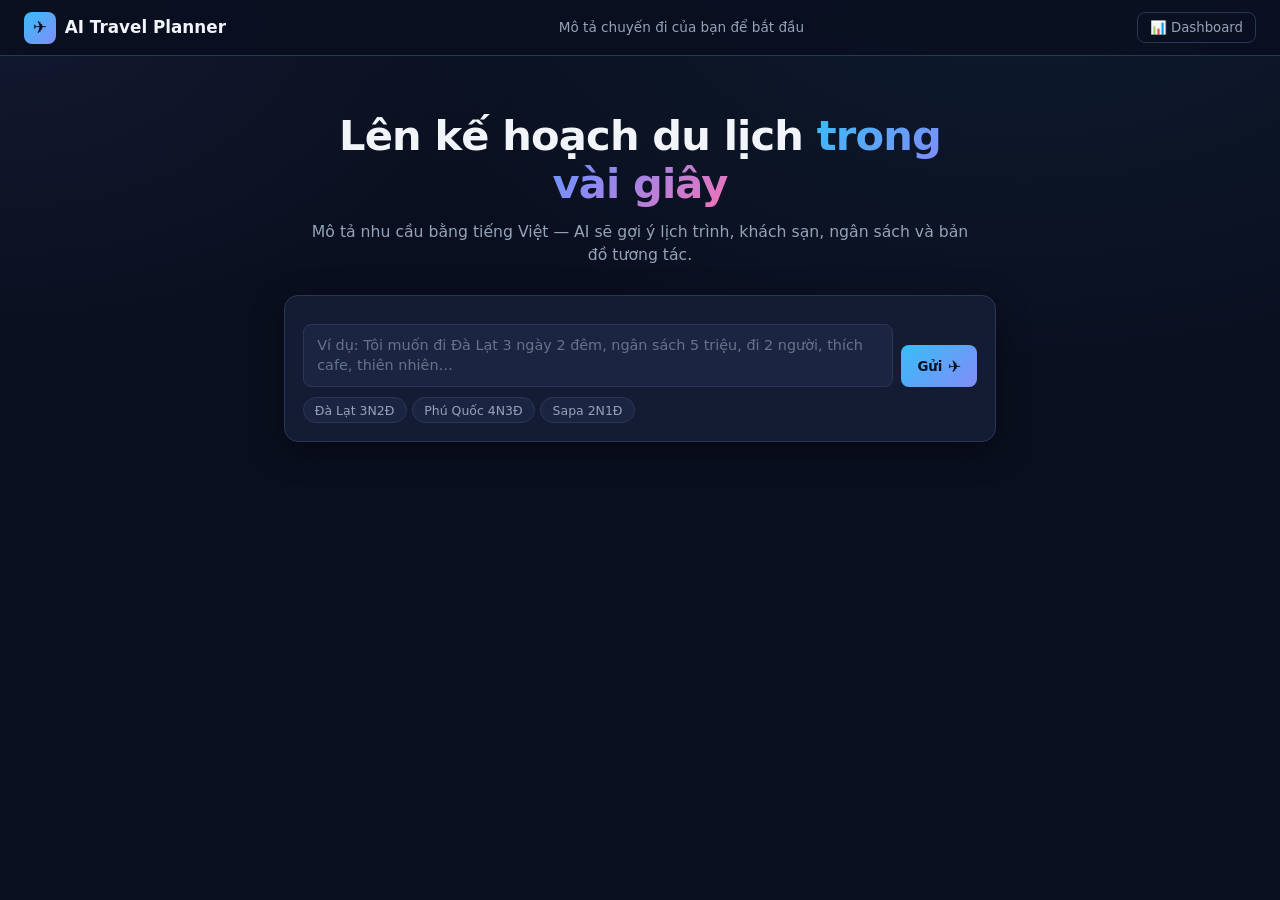
<file: frontend/index.html>
<!DOCTYPE html>
<html lang="vi">
<head>
  <meta charset="UTF-8" />
  <meta name="viewport" content="width=device-width, initial-scale=1.0" />
  <title>AI Travel Planner Agent</title>
  <link rel="stylesheet" href="style.css" />
  <link href="https://api.mapbox.com/mapbox-gl-js/v3.6.0/mapbox-gl.css" rel="stylesheet" />
  <script src="https://api.mapbox.com/mapbox-gl-js/v3.6.0/mapbox-gl.js"></script>
</head>
<body>

  <!-- ── Top bar ────────────────────────────────────────── -->
  <header id="topbar">
    <div class="topbar__brand">
      <span class="logo">✈</span>
      <span>AI Travel Planner</span>
    </div>
    <div class="topbar__hint" id="topbar-hint">Mô tả chuyến đi của bạn để bắt đầu</div>
    <a href="/dashboard.html" class="topbar__dash-link">📊 Dashboard</a>
  </header>

  <!-- ── Hero (chỉ hiện trước khi có plan) ─────────────── -->
  <section id="hero-section">
    <div class="hero__inner">
      <h1>Lên kế hoạch du lịch <span class="grad">trong vài giây</span></h1>
      <p class="hero__sub">Mô tả nhu cầu bằng tiếng Việt — AI sẽ gợi ý lịch trình, khách sạn, ngân sách và bản đồ tương tác.</p>
    </div>
  </section>

  <!-- ── Chat widget (hero mode → floating mode) ──────── -->
  <div id="chat-widget" class="chat-widget--hero">

    <!-- FAB: chỉ hiện khi floating + bị thu nhỏ -->
    <button id="chat-fab" aria-label="Mở chat" class="hidden">
      <span class="fab-icon">✈</span>
      <span id="fab-badge" class="fab-badge hidden"></span>
    </button>

    <!-- Chat panel -->
    <div id="chat-panel">
      <!-- Header chỉ hiện ở floating mode -->
      <div id="chat-panel-header" class="hidden">
        <div class="chat-panel-header__left">
          <span class="chat-panel-header__logo">✈</span>
          <span class="chat-panel-header__title">AI Travel Planner</span>
          <span class="chat-panel-header__status" id="chat-status-dot"></span>
        </div>
        <div class="chat-panel-header__actions">
          <button id="new-trip-float-btn" class="chat-header-btn" title="Chuyến mới" aria-label="Tạo chuyến mới">＋</button>
          <button id="chat-minimize-btn" class="chat-header-btn" title="Thu nhỏ" aria-label="Thu nhỏ chat">−</button>
        </div>
      </div>

      <!-- Messages -->
      <div id="messages"></div>

      <!-- Inline loading -->
      <div id="inline-loading" class="hidden">
        <div class="inline-loading__inner">
          <div class="inline-spinner"></div>
          <span id="inline-loading-text">Đang xử lý…</span>
        </div>
      </div>

      <!-- Input row -->
      <div class="chat-panel__input">
        <textarea id="user-input" rows="2" aria-label="Mô tả chuyến đi"
          placeholder="Ví dụ: Tôi muốn đi Đà Lạt 3 ngày 2 đêm, ngân sách 5 triệu, đi 2 người, thích cafe, thiên nhiên…"></textarea>
        <button id="send-btn" aria-label="Gửi">
          <span class="send-label">Gửi</span>
          <span class="send-icon" aria-hidden="true">✈</span>
        </button>
      </div>

      <!-- Quick prompts -->
      <div class="quick-prompts" id="quick-prompts">
        <button class="chip" data-prompt="Tôi muốn đi Đà Lạt 3 ngày 2 đêm, ngân sách 5 triệu, 2 người, thích cafe và thiên nhiên, ít đi bộ.">Đà Lạt 3N2Đ</button>
        <button class="chip" data-prompt="Phú Quốc 4 ngày 3 đêm, 2 người, ngân sách 15 triệu, thích biển và hải sản.">Phú Quốc 4N3Đ</button>
        <button class="chip" data-prompt="Sapa 2 ngày 1 đêm, 4 người, ngân sách 6 triệu, thích ruộng bậc thang và văn hóa.">Sapa 2N1Đ</button>
      </div>
    </div>
  </div>

  <!-- ── Result ──────────────────────────────────────────── -->
  <main id="result" class="hidden">

    <section id="summary">
      <div class="summary__dest">
        <h2 id="summary-dest">—</h2>
        <div class="summary__meta" id="summary-meta"></div>
      </div>
      <div class="summary__chips" id="summary-chips"></div>
    </section>

    <div id="action-bar">
      <button class="action-btn" data-style="cheaper">💰 Rẻ hơn</button>
      <button class="action-btn" data-style="relaxed">🌿 Nhẹ nhàng hơn</button>
      <button class="action-btn" data-style="more_food">🍜 Thêm ăn uống</button>
      <button id="regenerate-btn" class="action-btn action-btn--primary">🔄 Tạo lại</button>
      <button id="new-trip-btn" class="action-btn action-btn--ghost">＋ Chuyến mới</button>
    </div>

    <div id="result-main">

      <div id="map-col">
        <div id="map-section">
          <div id="map"></div>
          <div id="map-legend" class="map-legend"></div>
        </div>
      </div>

      <div id="plan-col">

        <div id="place-detail-panel" class="hidden">
          <div class="detail-panel__header">
            <button id="detail-back-btn" class="detail-back-btn">← Lịch trình</button>
            <span class="detail-panel__day-badge" id="detail-day-badge"></span>
          </div>
          <div class="detail-panel__gallery">
            <img id="detail-main-img" alt="" />
            <div class="detail-panel__thumbs" id="detail-thumbs"></div>
            <button class="detail-nav detail-nav--prev" id="detail-prev">‹</button>
            <button class="detail-nav detail-nav--next" id="detail-next">›</button>
          </div>
          <div class="detail-panel__body">
            <div class="detail-panel__type" id="detail-type"></div>
            <h3 id="detail-title">—</h3>
            <div class="detail-panel__badges" id="detail-badges"></div>
            <p class="detail-panel__reason" id="detail-reason"></p>
            <div class="detail-panel__meta" id="detail-meta"></div>
            <div class="detail-panel__address" id="detail-address"></div>
            <div class="detail-panel__actions">
              <a id="detail-directions" class="modal__btn modal__btn--primary" target="_blank" rel="noopener">🗺 Chỉ đường</a>
              <button id="detail-flyto" class="modal__btn">📍 Zoom bản đồ</button>
            </div>
          </div>
        </div>

        <div id="plan-content">
          <section id="itinerary-panel">
            <h2>📅 Lịch trình</h2>
            <div id="itinerary-content"></div>
          </section>
          <aside id="sidebar">
            <section id="budget-panel">
              <h2>💼 Ngân sách dự kiến</h2>
              <div id="budget-content"></div>
            </section>
            <section id="hotel-panel" class="hidden">
              <h2>🏨 Khách sạn gợi ý</h2>
              <div id="hotel-content"></div>
            </section>
          </aside>
        </div>

      </div>
    </div>
  </main>

  <script src="app.js"></script>
</body>
</html>
</file>
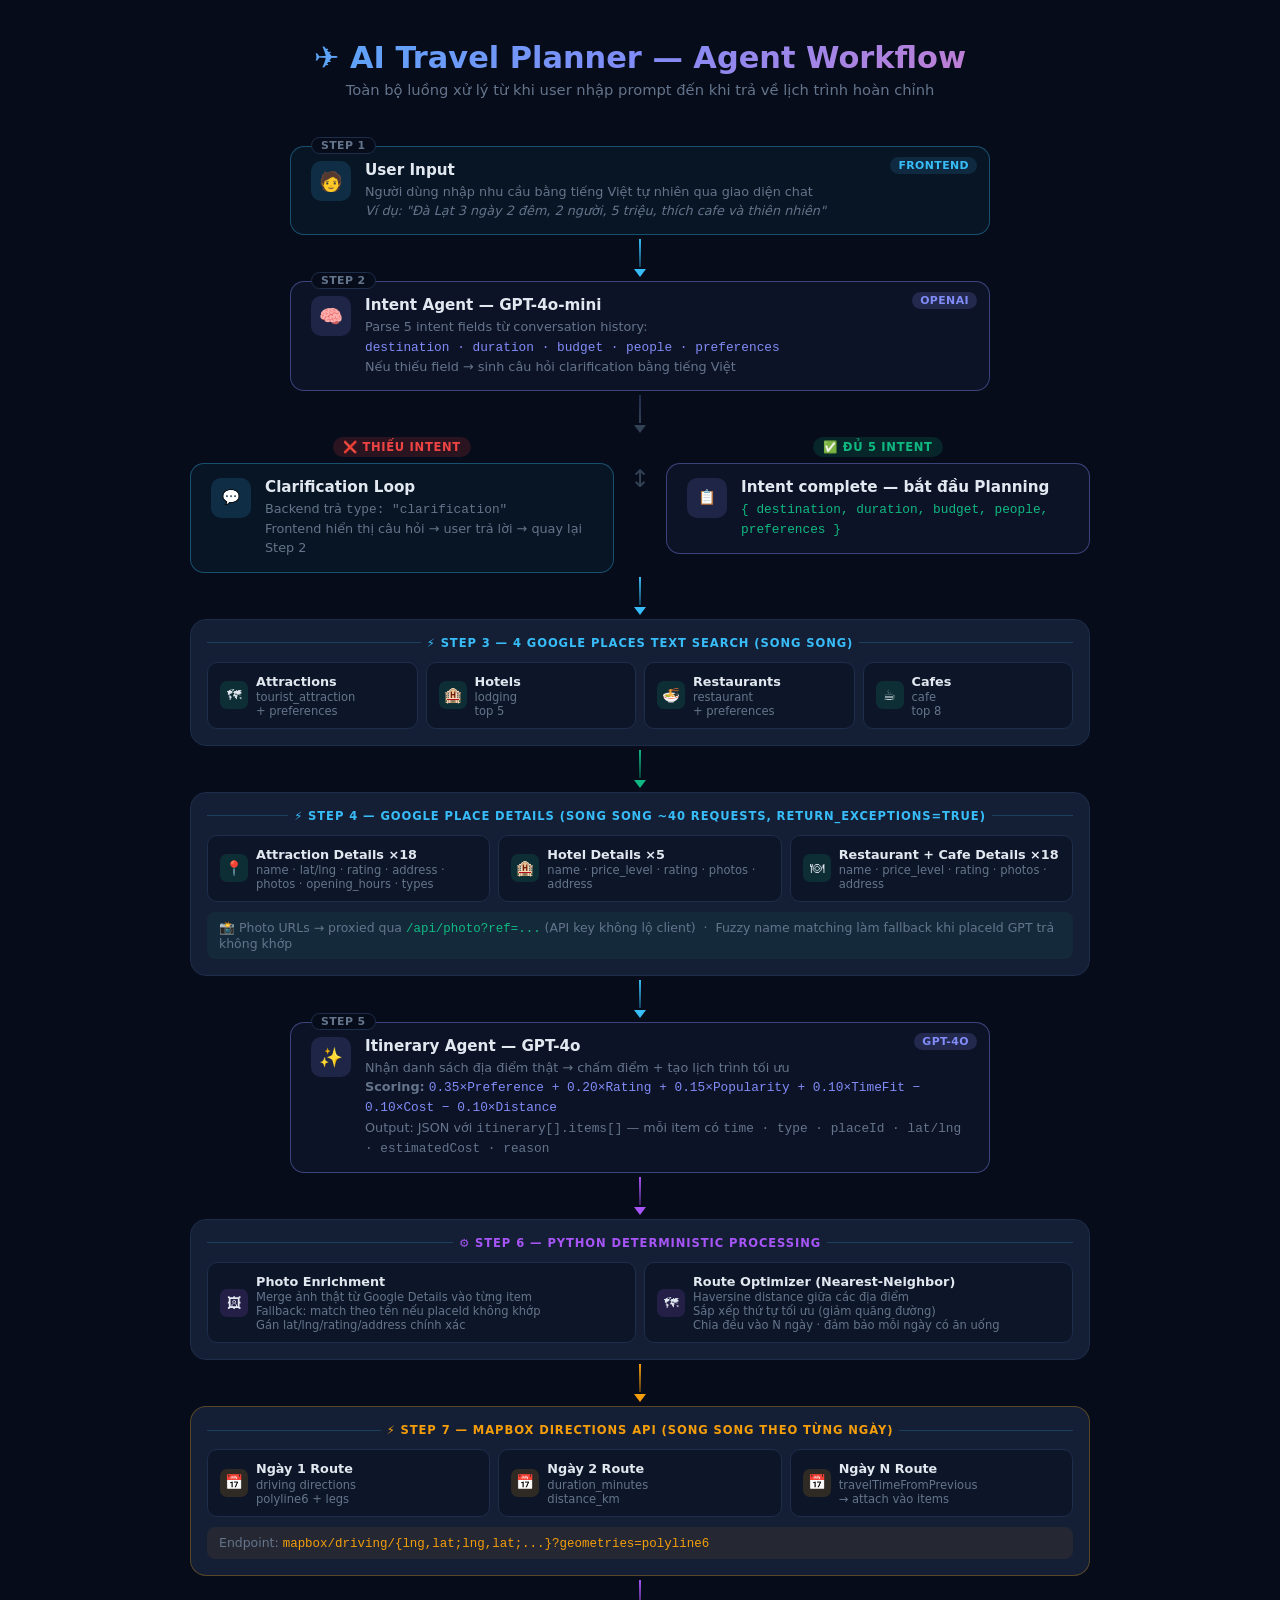
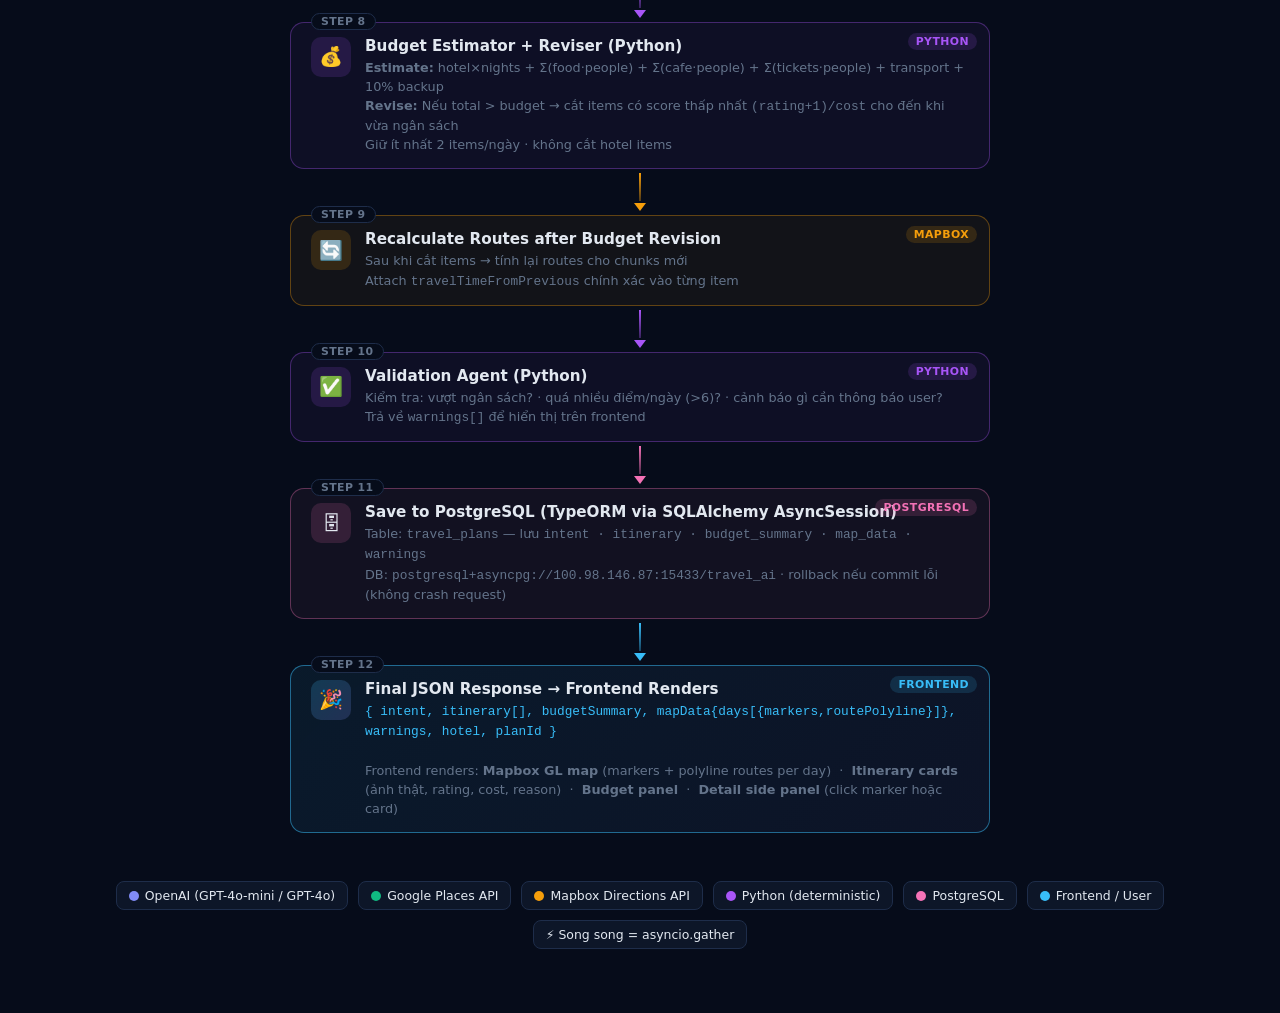
<file: docs/agent-workflow.html>
<!DOCTYPE html>
<html lang="vi">
<head>
<meta charset="UTF-8" />
<meta name="viewport" content="width=device-width, initial-scale=1.0" />
<title>AI Travel Planner — Agent Workflow</title>
<style>
  :root {
    --bg: #060c1a;
    --surface: #0d1628;
    --surface2: #141f36;
    --border: #1e2d4a;
    --accent: #38bdf8;
    --accent2: #818cf8;
    --accent3: #f472b6;
    --green: #10b981;
    --yellow: #f59e0b;
    --red: #ef4444;
    --purple: #a855f7;
    --text: #e2e8f0;
    --muted: #64748b;
    --dim: #334155;
  }
  * { box-sizing: border-box; margin: 0; padding: 0; }
  body {
    background: var(--bg);
    color: var(--text);
    font-family: 'Inter', 'Segoe UI', system-ui, sans-serif;
    font-size: 13px;
    min-height: 100vh;
    padding: 40px 24px 80px;
  }

  /* ── Title ── */
  .page-title {
    text-align: center;
    margin-bottom: 48px;
  }
  .page-title h1 {
    font-size: 1.9rem;
    font-weight: 800;
    background: linear-gradient(135deg, var(--accent), var(--accent2), var(--accent3));
    -webkit-background-clip: text;
    background-clip: text;
    -webkit-text-fill-color: transparent;
    margin-bottom: 6px;
  }
  .page-title p { color: var(--muted); font-size: .92rem; }

  /* ── Layout ── */
  .diagram {
    max-width: 1200px;
    margin: 0 auto;
    display: flex;
    flex-direction: column;
    gap: 0;
    align-items: center;
  }

  /* ── Arrow ── */
  .arrow {
    display: flex;
    flex-direction: column;
    align-items: center;
    gap: 2px;
    padding: 4px 0;
    color: var(--muted);
    font-size: .75rem;
  }
  .arrow-line {
    width: 2px;
    height: 28px;
    background: linear-gradient(to bottom, var(--border), var(--dim));
  }
  .arrow-head {
    width: 0; height: 0;
    border-left: 6px solid transparent;
    border-right: 6px solid transparent;
    border-top: 8px solid var(--dim);
  }
  .arrow.accent .arrow-line { background: linear-gradient(to bottom, var(--accent), rgba(56,189,248,.3)); }
  .arrow.accent .arrow-head { border-top-color: var(--accent); }
  .arrow.green  .arrow-line { background: linear-gradient(to bottom, var(--green), rgba(16,185,129,.3)); }
  .arrow.green  .arrow-head { border-top-color: var(--green); }

  /* ── Node styles ── */
  .node {
    border-radius: 14px;
    padding: 14px 20px;
    display: flex;
    align-items: flex-start;
    gap: 14px;
    border: 1px solid var(--border);
    background: var(--surface);
    width: 100%;
    max-width: 700px;
    position: relative;
    transition: box-shadow .2s;
  }
  .node:hover { box-shadow: 0 0 0 1px rgba(56,189,248,.25), 0 8px 32px rgba(0,0,0,.5); }

  .node-icon {
    width: 40px; height: 40px; border-radius: 10px;
    display: grid; place-items: center;
    font-size: 1.2rem; flex-shrink: 0;
  }
  .node-body { flex: 1; min-width: 0; }
  .node-title { font-weight: 700; font-size: .95rem; margin-bottom: 3px; }
  .node-sub { color: var(--muted); font-size: .8rem; line-height: 1.5; }

  .node-badge {
    position: absolute; top: 10px; right: 12px;
    font-size: .68rem; font-weight: 700;
    padding: 2px 8px; border-radius: 999px;
    text-transform: uppercase; letter-spacing: .04em;
  }

  /* Color variants */
  .node--user    { border-color: rgba(56,189,248,.35);  background: rgba(56,189,248,.05); }
  .node--user    .node-icon { background: rgba(56,189,248,.15); }
  .node--openai  { border-color: rgba(129,140,248,.4);  background: rgba(129,140,248,.06); }
  .node--openai  .node-icon { background: rgba(129,140,248,.15); }
  .node--google  { border-color: rgba(16,185,129,.35);  background: rgba(16,185,129,.05); }
  .node--google  .node-icon { background: rgba(16,185,129,.15); }
  .node--mapbox  { border-color: rgba(245,158,11,.35);  background: rgba(245,158,11,.05); }
  .node--mapbox  .node-icon { background: rgba(245,158,11,.15); }
  .node--python  { border-color: rgba(168,85,247,.35);  background: rgba(168,85,247,.05); }
  .node--python  .node-icon { background: rgba(168,85,247,.15); }
  .node--db      { border-color: rgba(244,114,182,.35); background: rgba(244,114,182,.05); }
  .node--db      .node-icon { background: rgba(244,114,182,.15); }
  .node--output  { border-color: rgba(56,189,248,.5);   background: linear-gradient(135deg, rgba(56,189,248,.08), rgba(129,140,248,.06)); }
  .node--output  .node-icon { background: linear-gradient(135deg, rgba(56,189,248,.2), rgba(129,140,248,.2)); }

  .badge--openai  { background: rgba(129,140,248,.18); color: var(--accent2); }
  .badge--google  { background: rgba(16,185,129,.15);  color: var(--green); }
  .badge--mapbox  { background: rgba(245,158,11,.15);  color: var(--yellow); }
  .badge--python  { background: rgba(168,85,247,.15);  color: var(--purple); }
  .badge--db      { background: rgba(244,114,182,.15); color: var(--accent3); }
  .badge--parallel{ background: rgba(56,189,248,.12);  color: var(--accent); }

  /* ── Parallel block ── */
  .parallel-block {
    width: 100%;
    max-width: 900px;
    background: var(--surface2);
    border: 1px solid var(--border);
    border-radius: 16px;
    padding: 16px;
  }
  .parallel-label {
    font-size: .72rem;
    text-transform: uppercase;
    letter-spacing: .08em;
    color: var(--accent);
    font-weight: 700;
    margin-bottom: 12px;
    display: flex;
    align-items: center;
    gap: 6px;
  }
  .parallel-label::before, .parallel-label::after {
    content: "";
    flex: 1;
    height: 1px;
    background: rgba(56,189,248,.2);
  }
  .parallel-grid {
    display: grid;
    gap: 8px;
  }
  .parallel-grid--2 { grid-template-columns: 1fr 1fr; }
  .parallel-grid--3 { grid-template-columns: 1fr 1fr 1fr; }
  .parallel-grid--4 { grid-template-columns: repeat(4, 1fr); }

  .mini-node {
    background: var(--surface);
    border: 1px solid var(--border);
    border-radius: 10px;
    padding: 10px 12px;
    display: flex;
    align-items: center;
    gap: 8px;
  }
  .mini-node-icon {
    width: 28px; height: 28px; border-radius: 7px;
    display: grid; place-items: center; font-size: .9rem; flex-shrink: 0;
  }
  .mini-node-text { font-size: .8rem; font-weight: 600; line-height: 1.35; }
  .mini-node-sub  { font-size: .72rem; color: var(--muted); }

  /* ── Branch ── */
  .branch-row {
    display: flex;
    align-items: flex-start;
    gap: 16px;
    width: 100%;
    max-width: 900px;
  }
  .branch-arm { flex: 1; display: flex; flex-direction: column; align-items: center; }
  .branch-label {
    font-size: .72rem; font-weight: 700; text-transform: uppercase;
    letter-spacing: .06em; padding: 3px 10px; border-radius: 999px;
    margin-bottom: 6px;
  }
  .branch-label--yes { background: rgba(16,185,129,.15); color: var(--green); }
  .branch-label--no  { background: rgba(239,68,68,.15);  color: var(--red); }

  /* ── Legend ── */
  .legend {
    display: flex;
    flex-wrap: wrap;
    gap: 10px;
    justify-content: center;
    margin-top: 48px;
  }
  .legend-item {
    display: flex; align-items: center; gap: 6px;
    background: var(--surface);
    border: 1px solid var(--border);
    border-radius: 8px;
    padding: 6px 12px;
    font-size: .78rem;
  }
  .legend-dot {
    width: 10px; height: 10px; border-radius: 50%;
  }

  /* ── Step numbers ── */
  .step-num {
    position: absolute; top: -10px; left: 20px;
    background: var(--bg); border: 1px solid var(--border);
    border-radius: 999px; padding: 1px 9px;
    font-size: .68rem; font-weight: 700; color: var(--muted);
    letter-spacing: .04em;
  }

  @media (max-width: 700px) {
    .parallel-grid--4 { grid-template-columns: repeat(2,1fr); }
    .parallel-grid--3 { grid-template-columns: 1fr; }
    .branch-row { flex-direction: column; align-items: center; }
    .branch-arm { width: 100%; }
    .node { max-width: 100%; }
  }
</style>
</head>
<body>

<div class="page-title">
  <h1>✈ AI Travel Planner — Agent Workflow</h1>
  <p>Toàn bộ luồng xử lý từ khi user nhập prompt đến khi trả về lịch trình hoàn chỉnh</p>
</div>

<div class="diagram">

  <!-- ① USER INPUT -->
  <div class="node node--user">
    <span class="step-num">STEP 1</span>
    <div class="node-icon">🧑</div>
    <div class="node-body">
      <div class="node-title">User Input</div>
      <div class="node-sub">Người dùng nhập nhu cầu bằng tiếng Việt tự nhiên qua giao diện chat<br/>
        <em>Ví dụ: "Đà Lạt 3 ngày 2 đêm, 2 người, 5 triệu, thích cafe và thiên nhiên"</em>
      </div>
    </div>
    <span class="node-badge" style="background:rgba(56,189,248,.12);color:var(--accent)">Frontend</span>
  </div>

  <div class="arrow accent"><div class="arrow-line"></div><div class="arrow-head"></div></div>

  <!-- ② INTENT AGENT -->
  <div class="node node--openai">
    <span class="step-num">STEP 2</span>
    <div class="node-icon">🧠</div>
    <div class="node-body">
      <div class="node-title">Intent Agent — GPT-4o-mini</div>
      <div class="node-sub">
        Parse 5 intent fields từ conversation history:<br/>
        <code style="color:var(--accent2)">destination · duration · budget · people · preferences</code><br/>
        Nếu thiếu field → sinh câu hỏi clarification bằng tiếng Việt
      </div>
    </div>
    <span class="node-badge badge--openai">OpenAI</span>
  </div>

  <div class="arrow" style="color:var(--muted)"><div class="arrow-line"></div><div class="arrow-head"></div></div>

  <!-- BRANCH: complete? -->
  <div class="branch-row">
    <div class="branch-arm">
      <div class="branch-label branch-label--no">❌ Thiếu intent</div>
      <div class="node node--user" style="max-width:100%">
        <div class="node-icon" style="font-size:.9rem">💬</div>
        <div class="node-body">
          <div class="node-title">Clarification Loop</div>
          <div class="node-sub">Backend trả <code>type: "clarification"</code><br/>Frontend hiển thị câu hỏi → user trả lời → quay lại Step 2</div>
        </div>
      </div>
    </div>
    <div style="display:flex;align-items:center;color:var(--dim);font-size:1.5rem;padding-top:28px;">↕</div>
    <div class="branch-arm">
      <div class="branch-label branch-label--yes">✅ Đủ 5 intent</div>
      <div class="node node--openai" style="max-width:100%">
        <div class="node-icon" style="font-size:.9rem">📋</div>
        <div class="node-body">
          <div class="node-title">Intent complete — bắt đầu Planning</div>
          <div class="node-sub">
            <code style="color:var(--green)">{ destination, duration, budget, people, preferences }</code>
          </div>
        </div>
      </div>
    </div>
  </div>

  <div class="arrow accent"><div class="arrow-line"></div><div class="arrow-head"></div></div>

  <!-- ③ PARALLEL GOOGLE PLACES SEARCH -->
  <div class="parallel-block">
    <div class="parallel-label">⚡ STEP 3 — 4 Google Places Text Search (song song)</div>
    <div class="parallel-grid parallel-grid--4">
      <div class="mini-node">
        <div class="mini-node-icon" style="background:rgba(16,185,129,.15)">🗺</div>
        <div><div class="mini-node-text">Attractions</div><div class="mini-node-sub">tourist_attraction<br/>+ preferences</div></div>
      </div>
      <div class="mini-node">
        <div class="mini-node-icon" style="background:rgba(16,185,129,.15)">🏨</div>
        <div><div class="mini-node-text">Hotels</div><div class="mini-node-sub">lodging<br/>top 5</div></div>
      </div>
      <div class="mini-node">
        <div class="mini-node-icon" style="background:rgba(16,185,129,.15)">🍜</div>
        <div><div class="mini-node-text">Restaurants</div><div class="mini-node-sub">restaurant<br/>+ preferences</div></div>
      </div>
      <div class="mini-node">
        <div class="mini-node-icon" style="background:rgba(16,185,129,.15)">☕</div>
        <div><div class="mini-node-text">Cafes</div><div class="mini-node-sub">cafe<br/>top 8</div></div>
      </div>
    </div>
  </div>

  <div class="arrow green"><div class="arrow-line"></div><div class="arrow-head"></div></div>

  <!-- ④ PARALLEL PLACE DETAILS -->
  <div class="parallel-block">
    <div class="parallel-label">⚡ STEP 4 — Google Place Details (song song ~40 requests, return_exceptions=True)</div>
    <div class="parallel-grid parallel-grid--3">
      <div class="mini-node">
        <div class="mini-node-icon" style="background:rgba(16,185,129,.15)">📍</div>
        <div>
          <div class="mini-node-text">Attraction Details ×18</div>
          <div class="mini-node-sub">name · lat/lng · rating · address · photos · opening_hours · types</div>
        </div>
      </div>
      <div class="mini-node">
        <div class="mini-node-icon" style="background:rgba(16,185,129,.15)">🏨</div>
        <div>
          <div class="mini-node-text">Hotel Details ×5</div>
          <div class="mini-node-sub">name · price_level · rating · photos · address</div>
        </div>
      </div>
      <div class="mini-node">
        <div class="mini-node-icon" style="background:rgba(16,185,129,.15)">🍽</div>
        <div>
          <div class="mini-node-text">Restaurant + Cafe Details ×18</div>
          <div class="mini-node-sub">name · price_level · rating · photos · address</div>
        </div>
      </div>
    </div>
    <div style="margin-top:10px;padding:8px 12px;background:rgba(16,185,129,.07);border-radius:8px;font-size:.78rem;color:var(--muted)">
      📸 Photo URLs → proxied qua <code style="color:var(--green)">/api/photo?ref=...</code> (API key không lộ client)
      &nbsp;·&nbsp; Fuzzy name matching làm fallback khi placeId GPT trả không khớp
    </div>
  </div>

  <div class="arrow accent"><div class="arrow-line"></div><div class="arrow-head"></div></div>

  <!-- ⑤ ITINERARY AGENT -->
  <div class="node node--openai">
    <span class="step-num">STEP 5</span>
    <div class="node-icon">✨</div>
    <div class="node-body">
      <div class="node-title">Itinerary Agent — GPT-4o</div>
      <div class="node-sub">
        Nhận danh sách địa điểm thật → chấm điểm + tạo lịch trình tối ưu<br/>
        <strong>Scoring:</strong> <code style="color:var(--accent2)">0.35×Preference + 0.20×Rating + 0.15×Popularity + 0.10×TimeFit − 0.10×Cost − 0.10×Distance</code><br/>
        Output: JSON với <code>itinerary[].items[]</code> — mỗi item có <code>time · type · placeId · lat/lng · estimatedCost · reason</code>
      </div>
    </div>
    <span class="node-badge badge--openai">GPT-4o</span>
  </div>

  <div class="arrow" style="color:var(--purple)">
    <div class="arrow-line" style="background:linear-gradient(to bottom, var(--purple), rgba(168,85,247,.3))"></div>
    <div class="arrow-head" style="border-top-color:var(--purple)"></div>
  </div>

  <!-- ⑥ PHOTO ENRICHMENT + ROUTE OPTIMIZER -->
  <div class="parallel-block">
    <div class="parallel-label" style="color:var(--purple)">⚙️ STEP 6 — Python Deterministic Processing</div>
    <div class="parallel-grid parallel-grid--2">
      <div class="mini-node">
        <div class="mini-node-icon" style="background:rgba(168,85,247,.15)">🖼</div>
        <div>
          <div class="mini-node-text">Photo Enrichment</div>
          <div class="mini-node-sub">
            Merge ảnh thật từ Google Details vào từng item<br/>
            Fallback: match theo tên nếu placeId không khớp<br/>
            Gán lat/lng/rating/address chính xác
          </div>
        </div>
      </div>
      <div class="mini-node">
        <div class="mini-node-icon" style="background:rgba(168,85,247,.15)">🗺</div>
        <div>
          <div class="mini-node-text">Route Optimizer (Nearest-Neighbor)</div>
          <div class="mini-node-sub">
            Haversine distance giữa các địa điểm<br/>
            Sắp xếp thứ tự tối ưu (giảm quãng đường)<br/>
            Chia đều vào N ngày · đảm bảo mỗi ngày có ăn uống
          </div>
        </div>
      </div>
    </div>
  </div>

  <div class="arrow" style="color:var(--yellow)">
    <div class="arrow-line" style="background:linear-gradient(to bottom, var(--yellow), rgba(245,158,11,.3))"></div>
    <div class="arrow-head" style="border-top-color:var(--yellow)"></div>
  </div>

  <!-- ⑦ MAPBOX ROUTES -->
  <div class="parallel-block" style="border-color:rgba(245,158,11,.3)">
    <div class="parallel-label" style="color:var(--yellow)">⚡ STEP 7 — Mapbox Directions API (song song theo từng ngày)</div>
    <div class="parallel-grid parallel-grid--3">
      <div class="mini-node">
        <div class="mini-node-icon" style="background:rgba(245,158,11,.15)">📅</div>
        <div>
          <div class="mini-node-text">Ngày 1 Route</div>
          <div class="mini-node-sub">driving directions<br/>polyline6 + legs</div>
        </div>
      </div>
      <div class="mini-node">
        <div class="mini-node-icon" style="background:rgba(245,158,11,.15)">📅</div>
        <div>
          <div class="mini-node-text">Ngày 2 Route</div>
          <div class="mini-node-sub">duration_minutes<br/>distance_km</div>
        </div>
      </div>
      <div class="mini-node">
        <div class="mini-node-icon" style="background:rgba(245,158,11,.15)">📅</div>
        <div>
          <div class="mini-node-text">Ngày N Route</div>
          <div class="mini-node-sub">travelTimeFromPrevious<br/>→ attach vào items</div>
        </div>
      </div>
    </div>
    <div style="margin-top:10px;padding:8px 12px;background:rgba(245,158,11,.07);border-radius:8px;font-size:.78rem;color:var(--muted)">
      Endpoint: <code style="color:var(--yellow)">mapbox/driving/{lng,lat;lng,lat;...}?geometries=polyline6</code>
    </div>
  </div>

  <div class="arrow" style="color:var(--purple)">
    <div class="arrow-line" style="background:linear-gradient(to bottom, var(--purple), rgba(168,85,247,.3))"></div>
    <div class="arrow-head" style="border-top-color:var(--purple)"></div>
  </div>

  <!-- ⑧ BUDGET -->
  <div class="node node--python">
    <span class="step-num">STEP 8</span>
    <div class="node-icon">💰</div>
    <div class="node-body">
      <div class="node-title">Budget Estimator + Reviser (Python)</div>
      <div class="node-sub">
        <strong>Estimate:</strong> hotel×nights + Σ(food·people) + Σ(cafe·people) + Σ(tickets·people) + transport + 10% backup<br/>
        <strong>Revise:</strong> Nếu total &gt; budget → cắt items có score thấp nhất <code>(rating+1)/cost</code> cho đến khi vừa ngân sách<br/>
        Giữ ít nhất 2 items/ngày · không cắt hotel items
      </div>
    </div>
    <span class="node-badge badge--python">Python</span>
  </div>

  <div class="arrow" style="color:var(--yellow)">
    <div class="arrow-line" style="background:linear-gradient(to bottom, var(--yellow), rgba(245,158,11,.3))"></div>
    <div class="arrow-head" style="border-top-color:var(--yellow)"></div>
  </div>

  <!-- ⑨ RECALCULATE ROUTES -->
  <div class="node node--mapbox">
    <span class="step-num">STEP 9</span>
    <div class="node-icon">🔄</div>
    <div class="node-body">
      <div class="node-title">Recalculate Routes after Budget Revision</div>
      <div class="node-sub">
        Sau khi cắt items → tính lại routes cho chunks mới<br/>
        Attach <code>travelTimeFromPrevious</code> chính xác vào từng item
      </div>
    </div>
    <span class="node-badge badge--mapbox">Mapbox</span>
  </div>

  <div class="arrow" style="color:var(--purple)">
    <div class="arrow-line" style="background:linear-gradient(to bottom, var(--purple), rgba(168,85,247,.3))"></div>
    <div class="arrow-head" style="border-top-color:var(--purple)"></div>
  </div>

  <!-- ⑩ VALIDATION -->
  <div class="node node--python">
    <span class="step-num">STEP 10</span>
    <div class="node-icon">✅</div>
    <div class="node-body">
      <div class="node-title">Validation Agent (Python)</div>
      <div class="node-sub">
        Kiểm tra: vượt ngân sách? · quá nhiều điểm/ngày (&gt;6)? · cảnh báo gì cần thông báo user?<br/>
        Trả về <code>warnings[]</code> để hiển thị trên frontend
      </div>
    </div>
    <span class="node-badge badge--python">Python</span>
  </div>

  <div class="arrow" style="color:var(--accent3)">
    <div class="arrow-line" style="background:linear-gradient(to bottom, var(--accent3), rgba(244,114,182,.3))"></div>
    <div class="arrow-head" style="border-top-color:var(--accent3)"></div>
  </div>

  <!-- ⑪ DATABASE -->
  <div class="node node--db">
    <span class="step-num">STEP 11</span>
    <div class="node-icon">🗄</div>
    <div class="node-body">
      <div class="node-title">Save to PostgreSQL (TypeORM via SQLAlchemy AsyncSession)</div>
      <div class="node-sub">
        Table: <code>travel_plans</code> — lưu <code>intent · itinerary · budget_summary · map_data · warnings</code><br/>
        DB: <code>postgresql+asyncpg://100.98.146.87:15433/travel_ai</code> · rollback nếu commit lỗi (không crash request)
      </div>
    </div>
    <span class="node-badge badge--db">PostgreSQL</span>
  </div>

  <div class="arrow accent"><div class="arrow-line"></div><div class="arrow-head"></div></div>

  <!-- ⑫ FINAL OUTPUT -->
  <div class="node node--output">
    <span class="step-num">STEP 12</span>
    <div class="node-icon">🎉</div>
    <div class="node-body">
      <div class="node-title">Final JSON Response → Frontend Renders</div>
      <div class="node-sub">
        <code style="color:var(--accent)">{ intent, itinerary[], budgetSummary, mapData{days[{markers,routePolyline}]}, warnings, hotel, planId }</code><br/><br/>
        Frontend renders:
        <strong>Mapbox GL map</strong> (markers + polyline routes per day) &nbsp;·&nbsp;
        <strong>Itinerary cards</strong> (ảnh thật, rating, cost, reason) &nbsp;·&nbsp;
        <strong>Budget panel</strong> &nbsp;·&nbsp;
        <strong>Detail side panel</strong> (click marker hoặc card)
      </div>
    </div>
    <span class="node-badge" style="background:rgba(56,189,248,.15);color:var(--accent)">Frontend</span>
  </div>

  <!-- LEGEND -->
  <div class="legend">
    <div class="legend-item"><div class="legend-dot" style="background:var(--accent2)"></div> OpenAI (GPT-4o-mini / GPT-4o)</div>
    <div class="legend-item"><div class="legend-dot" style="background:var(--green)"></div> Google Places API</div>
    <div class="legend-item"><div class="legend-dot" style="background:var(--yellow)"></div> Mapbox Directions API</div>
    <div class="legend-item"><div class="legend-dot" style="background:var(--purple)"></div> Python (deterministic)</div>
    <div class="legend-item"><div class="legend-dot" style="background:var(--accent3)"></div> PostgreSQL</div>
    <div class="legend-item"><div class="legend-dot" style="background:var(--accent)"></div> Frontend / User</div>
    <div class="legend-item">⚡ Song song = asyncio.gather</div>
  </div>

</div>

</body>
</html>
</file>
<file: frontend/style.css>
/* ── Design tokens ───────────────────────────────────── */
:root {
  --bg: #0a0f1f;
  --bg-soft: #0f172a;
  --surface: #131c33;
  --surface-2: #1b2542;
  --surface-3: #243057;
  --border: #2a3658;
  --accent: #38bdf8;
  --accent-2: #818cf8;
  --accent-3: #f472b6;
  --text: #f1f5f9;
  --text-muted: #94a3b8;
  --text-dim: #64748b;
  --success: #10b981;
  --warn: #f59e0b;
  --danger: #ef4444;
  --radius: 14px;
  --radius-sm: 8px;
  --shadow-sm: 0 2px 8px rgba(0,0,0,.25);
  --shadow: 0 8px 32px rgba(0,0,0,.4);
  --shadow-lg: 0 24px 60px rgba(0,0,0,.55);
  --ease: cubic-bezier(.2,.8,.2,1);
  --topbar-h: 56px;
  --widget-w: 380px;
  --widget-h: 500px;
  --fab-size: 56px;
  --fab-bottom: 28px;
  --fab-right: 28px;
}

* { box-sizing: border-box; margin: 0; padding: 0; }
html, body { height: 100%; }

body {
  background:
    radial-gradient(1200px 800px at 80% -10%, rgba(56,189,248,.08), transparent 60%),
    radial-gradient(900px 600px at 0% 0%,   rgba(129,140,248,.08), transparent 60%),
    var(--bg);
  color: var(--text);
  font-family: 'Inter','Segoe UI',system-ui,-apple-system,sans-serif;
  min-height: 100vh;
  line-height: 1.5;
  -webkit-font-smoothing: antialiased;
}

button { font-family: inherit; }
.hidden { display: none !important; }

/* ── Topbar ───────────────────────────────────────────── */
#topbar {
  display: flex;
  align-items: center;
  justify-content: space-between;
  padding: 0 1.5rem;
  height: var(--topbar-h);
  border-bottom: 1px solid var(--border);
  background: rgba(10,15,31,.88);
  backdrop-filter: blur(10px);
  position: sticky;
  top: 0;
  z-index: 50;
}
.topbar__brand { display: flex; align-items: center; gap: .55rem; font-weight: 700; font-size: 1.05rem; }
.logo {
  display: inline-grid; place-items: center;
  width: 32px; height: 32px; border-radius: 8px;
  background: linear-gradient(135deg, var(--accent), var(--accent-2));
  color: #0a0f1f; font-size: 1.05rem;
}
.topbar__hint { color: var(--text-muted); font-size: .85rem; }

.topbar__dash-link {
  color: var(--text-muted);
  text-decoration: none;
  font-size: .83rem;
  padding: .3rem .75rem;
  border: 1px solid var(--border);
  border-radius: 8px;
  transition: all .15s;
  white-space: nowrap;
}
.topbar__dash-link:hover { background: var(--surface-2); color: var(--accent); border-color: var(--accent); }

/* ── Hero section ─────────────────────────────────────── */
#hero-section {
  padding: 3.5rem 1.5rem 0;
  text-align: center;
  animation: fadeUp .5s var(--ease);
}

/* ── Chat section (always visible) ───────────────────── */
#chat-section {
  padding: 2rem 1.5rem 1.5rem;
  border-bottom: 1px solid var(--border);
  background: rgba(10,15,31,.5);
}
#hero-section.hidden { display: none !important; }
.hero__inner { max-width: 680px; margin: 0 auto; }
.hero__inner h1 {
  font-size: 2.6rem; font-weight: 800;
  letter-spacing: -.02em; line-height: 1.15;
  margin-bottom: .75rem;
}
.grad {
  background: linear-gradient(135deg, var(--accent), var(--accent-2), var(--accent-3));
  -webkit-background-clip: text; background-clip: text; -webkit-text-fill-color: transparent;
}
.hero__sub { color: var(--text-muted); font-size: .98rem; margin-bottom: 0; }

/* ══════════════════════════════════════════════════════
   CHAT WIDGET — 3 modes:
   .chat-widget--hero       normal flow below hero
   .chat-widget--float-open fixed, panel visible
   .chat-widget--float-closed fixed, panel hidden / FAB visible
══════════════════════════════════════════════════════ */

/* ── Hero mode ────────────────────────────────────────── */
#chat-widget.chat-widget--hero {
  position: relative;
  max-width: 760px;
  margin: 1.75rem auto 0;
  padding: 0 1.5rem 2.5rem;
  z-index: 1;
}

#chat-widget.chat-widget--hero #chat-fab { display: none !important; }
#chat-widget.chat-widget--hero #chat-panel-header { display: none !important; }
#chat-widget.chat-widget--hero #chat-panel {
  background: var(--surface);
  border: 1px solid var(--border);
  border-radius: var(--radius);
  padding: 1rem 1.1rem 1.1rem;
  box-shadow: var(--shadow);
}
#chat-widget.chat-widget--hero .quick-prompts { display: flex; }
#chat-widget.chat-widget--hero #messages { max-height: 260px; }

/* ── Floating base (both open + closed) ───────────────── */
#chat-widget.chat-widget--float-open,
#chat-widget.chat-widget--float-closed {
  position: fixed;
  bottom: var(--fab-bottom);
  right: var(--fab-right);
  z-index: 200;
}

/* ── FAB button ───────────────────────────────────────── */
#chat-fab {
  width: var(--fab-size);
  height: var(--fab-size);
  border-radius: 50%;
  background: linear-gradient(135deg, var(--accent), var(--accent-2));
  border: none;
  color: #0a0f1f;
  font-size: 1.4rem;
  cursor: pointer;
  display: flex;
  align-items: center;
  justify-content: center;
  box-shadow: 0 6px 24px rgba(56,189,248,.45), 0 2px 8px rgba(0,0,0,.4);
  transition: transform .18s var(--ease), box-shadow .18s var(--ease);
  position: relative;
  animation: popIn .3s var(--ease);
}
#chat-fab:hover { transform: scale(1.1); box-shadow: 0 10px 32px rgba(56,189,248,.55), 0 4px 12px rgba(0,0,0,.4); }
#chat-fab:active { transform: scale(.95); }

.fab-icon { font-size: 1.35rem; line-height: 1; }

.fab-badge {
  position: absolute;
  top: -3px; right: -3px;
  min-width: 20px; height: 20px;
  background: var(--accent-3);
  color: white;
  border-radius: 999px;
  font-size: .68rem;
  font-weight: 700;
  display: flex; align-items: center; justify-content: center;
  padding: 0 5px;
  border: 2px solid var(--bg);
  animation: badgePop .25s var(--ease);
}

/* ── Float-closed: only FAB ───────────────────────────── */
#chat-widget.chat-widget--float-closed #chat-panel {
  pointer-events: none;
  opacity: 0;
  transform: translateY(16px) scale(.97);
  transition: opacity .22s var(--ease), transform .22s var(--ease);
  /* still in DOM but invisible — keeps layout stable */
  position: absolute;
  bottom: calc(var(--fab-size) + 12px);
  right: 0;
  width: var(--widget-w);
}
#chat-widget.chat-widget--float-closed #chat-fab { display: flex !important; }

/* ── Float-open: panel visible, FAB hidden ────────────── */
#chat-widget.chat-widget--float-open #chat-panel {
  position: absolute;
  bottom: calc(var(--fab-size) + 12px);
  right: 0;
  width: var(--widget-w);
  opacity: 1;
  transform: none;
  pointer-events: all;
  transition: opacity .25s var(--ease), transform .25s var(--ease);
  background: var(--surface);
  border: 1px solid var(--border);
  border-radius: var(--radius);
  box-shadow: var(--shadow-lg);
  overflow: hidden;
  display: flex;
  flex-direction: column;
}
#chat-widget.chat-widget--float-open #chat-fab { display: flex !important; }

/* ── Chat panel header (float modes only) ─────────────── */
#chat-panel-header {
  display: flex !important;
  align-items: center;
  justify-content: space-between;
  padding: .75rem 1rem;
  background: linear-gradient(135deg, rgba(56,189,248,.12), rgba(129,140,248,.1));
  border-bottom: 1px solid var(--border);
  flex-shrink: 0;
}
.chat-panel-header__left { display: flex; align-items: center; gap: .5rem; }
.chat-panel-header__logo {
  width: 26px; height: 26px; border-radius: 6px;
  background: linear-gradient(135deg, var(--accent), var(--accent-2));
  color: #0a0f1f; font-size: .85rem;
  display: inline-grid; place-items: center; flex-shrink: 0;
}
.chat-panel-header__title { font-weight: 700; font-size: .9rem; }
.chat-panel-header__status {
  width: 7px; height: 7px; border-radius: 50%;
  background: var(--success);
  box-shadow: 0 0 0 2px rgba(16,185,129,.25);
  animation: pulse 2s infinite;
}
.chat-panel-header__actions { display: flex; gap: .3rem; }
.chat-header-btn {
  width: 28px; height: 28px; border-radius: 6px;
  background: var(--surface-2); border: 1px solid var(--border);
  color: var(--text-muted); font-size: 1rem;
  cursor: pointer; display: grid; place-items: center;
  transition: all .15s;
}
.chat-header-btn:hover { background: var(--surface-3); color: var(--text); border-color: var(--accent); }

/* ── Messages ─────────────────────────────────────────── */
#messages {
  display: flex; flex-direction: column; gap: .5rem;
  overflow-y: auto; padding: .75rem .9rem;
  scroll-behavior: smooth;
  flex: 1;
}

/* Hero mode: constrain height */
#chat-widget.chat-widget--hero #messages {
  max-height: 260px;
  padding: 0 0 .5rem;
}

/* Float modes: fill available space */
#chat-widget.chat-widget--float-open #messages,
#chat-widget.chat-widget--float-closed #messages {
  max-height: 240px;
}

#messages:empty { display: none; }
#messages::-webkit-scrollbar { width: 4px; }
#messages::-webkit-scrollbar-thumb { background: var(--border); border-radius: 2px; }

.msg {
  padding: .6rem .9rem; border-radius: 12px;
  max-width: 88%; line-height: 1.5; font-size: .92rem;
  animation: pop .22s var(--ease); word-wrap: break-word;
}
.msg--user {
  background: linear-gradient(135deg, var(--accent-2), var(--accent));
  color: #0a0f1f; align-self: flex-end; font-weight: 500;
}
.msg--assistant {
  background: var(--surface-2); align-self: flex-start;
  border: 1px solid var(--border);
}

/* ── Inline loading ───────────────────────────────────── */
#inline-loading { padding: .4rem .9rem .2rem; flex-shrink: 0; }
.inline-loading__inner {
  display: flex; align-items: center; gap: .65rem;
  padding: .5rem .85rem; background: var(--surface-2);
  border: 1px solid var(--border); border-radius: 12px;
  max-width: 280px; animation: pop .22s var(--ease);
}
.inline-spinner {
  width: 16px; height: 16px; flex-shrink: 0;
  border: 2.5px solid var(--surface-3); border-top-color: var(--accent);
  border-radius: 50%; animation: spin .75s linear infinite;
}
#inline-loading-text { color: var(--text-muted); font-size: .85rem; }

/* ── Chat input ───────────────────────────────────────── */
.chat-panel__input {
  display: flex; gap: .5rem; align-items: flex-end;
  padding: .75rem .9rem .65rem; border-top: 1px solid var(--border);
  flex-shrink: 0;
}
#chat-widget.chat-widget--hero .chat-panel__input {
  padding: .75rem 0 0;
  border-top: none;
}

#user-input {
  flex: 1; background: var(--surface-2); border: 1px solid var(--border);
  border-radius: var(--radius-sm); color: var(--text);
  padding: .65rem .85rem; resize: none; font-size: .9rem;
  font-family: inherit; transition: border-color .15s; line-height: 1.4;
}
#user-input:focus { outline: none; border-color: var(--accent); }
#user-input::placeholder { color: var(--text-dim); }

#send-btn {
  background: linear-gradient(135deg, var(--accent), var(--accent-2));
  color: #0a0f1f; border: none; border-radius: var(--radius-sm);
  padding: .7rem 1rem; font-weight: 700; cursor: pointer;
  display: flex; align-items: center; gap: .35rem;
  transition: transform .12s var(--ease), box-shadow .12s var(--ease);
  white-space: nowrap; flex-shrink: 0;
}
#send-btn:hover { transform: translateY(-1px); box-shadow: 0 6px 16px rgba(56,189,248,.3); }
#send-btn:active { transform: translateY(0); }
#send-btn:disabled { opacity: .5; cursor: not-allowed; transform: none; box-shadow: none; }
.send-icon { font-size: 1rem; }

/* ── Quick prompts ────────────────────────────────────── */
.quick-prompts {
  display: flex; flex-wrap: wrap; gap: .35rem;
  padding: 0 .9rem .75rem; flex-shrink: 0;
}
#chat-widget.chat-widget--hero .quick-prompts { padding: .65rem 0 0; }
#chat-widget.chat-widget--float-open .quick-prompts { padding: 0 .9rem .7rem; }
#chat-widget.chat-widget--float-closed .quick-prompts { display: none; }

.chip {
  background: var(--surface-2); border: 1px solid var(--border);
  color: var(--text-muted); border-radius: 999px;
  padding: .28rem .7rem; font-size: .78rem;
  cursor: pointer; transition: all .15s;
}
.chip:hover { color: var(--text); border-color: var(--accent); background: var(--surface-3); }

/* ── Animations ───────────────────────────────────────── */
@keyframes spin     { to { transform: rotate(360deg); } }
@keyframes fadeUp   { from { opacity: 0; transform: translateY(10px); } to { opacity: 1; transform: none; } }
@keyframes fadeIn   { from { opacity: 0; } to { opacity: 1; } }
@keyframes pop      { from { opacity: 0; transform: scale(.97); } to { opacity: 1; transform: none; } }
@keyframes popIn    { from { opacity: 0; transform: scale(.7); } to { opacity: 1; transform: none; } }
@keyframes badgePop { from { transform: scale(0); } to { transform: none; } }
@keyframes slideInRight { from { opacity: 0; transform: translateX(18px); } to { opacity: 1; transform: none; } }
@keyframes pulse {
  0%,100% { box-shadow: 0 0 0 2px rgba(16,185,129,.25); }
  50%      { box-shadow: 0 0 0 4px rgba(16,185,129,.1); }
}

@media (prefers-reduced-motion: reduce) {
  .inline-spinner, * { animation-duration: 0s !important; transition-duration: 0s !important; }
}

/* ══════════════════════════════════════════════════════
   RESULT
══════════════════════════════════════════════════════ */
#result {
  padding: 1.25rem 1.5rem 6rem; /* 6rem bottom so FAB doesn't cover content */
  animation: fadeUp .4s var(--ease);
}

#summary {
  display: flex; flex-wrap: wrap; align-items: center;
  justify-content: space-between; gap: .75rem; margin-bottom: 1rem;
}
.summary__dest h2 { font-size: 1.6rem; font-weight: 800; letter-spacing: -.01em; }
.summary__meta { color: var(--text-muted); font-size: .88rem; margin-top: .1rem; }
.summary__chips { display: flex; flex-wrap: wrap; gap: .4rem; }
.summary-chip {
  background: var(--surface); border: 1px solid var(--border);
  border-radius: 999px; padding: .25rem .7rem;
  font-size: .8rem; color: var(--text-muted);
}

#action-bar { display: flex; flex-wrap: wrap; gap: .5rem; margin-bottom: 1.25rem; }
.action-btn {
  background: var(--surface); border: 1px solid var(--border);
  color: var(--text); border-radius: 999px; padding: .5rem 1rem;
  cursor: pointer; font-size: .88rem;
  display: inline-flex; align-items: center; gap: .4rem;
  transition: all .15s var(--ease);
}
.action-btn:hover { background: var(--surface-2); border-color: var(--accent); transform: translateY(-1px); }
.action-btn--primary {
  background: linear-gradient(135deg, var(--accent), var(--accent-2));
  color: #0a0f1f; border-color: transparent; font-weight: 700;
}
.action-btn--ghost { background: transparent; border-style: dashed; }

/* ── Result 2-column layout ───────────────────────────── */
#result-main { display: grid; grid-template-columns: 1fr 420px; gap: 1.25rem; align-items: start; }

#map-col { position: sticky; top: calc(var(--topbar-h) + 8px); }
#map-section {
  position: relative; border-radius: var(--radius); overflow: hidden;
  box-shadow: var(--shadow); border: 1px solid var(--border);
}
#map {
  height: calc(100vh - var(--topbar-h) - 170px);
  min-height: 480px; max-height: 820px;
  width: 100%; background: var(--bg-soft);
}

.map-legend {
  position: absolute; top: 12px; left: 12px;
  background: rgba(15,23,42,.88); backdrop-filter: blur(6px);
  border: 1px solid var(--border); border-radius: var(--radius-sm);
  padding: .5rem .75rem;
  display: flex; flex-direction: column; gap: .3rem;
  z-index: 2; font-size: .8rem;
}
.map-legend__row { display: flex; align-items: center; gap: .45rem; }
.map-legend__dot { width: 9px; height: 9px; border-radius: 50%; flex-shrink: 0; }

/* ── Plan column ──────────────────────────────────────── */
#plan-col { display: flex; flex-direction: column; gap: 1.25rem; min-width: 0; }

/* ── Detail panel ─────────────────────────────────────── */
#place-detail-panel {
  background: var(--surface); border: 1px solid var(--border);
  border-radius: var(--radius); overflow: hidden;
  box-shadow: var(--shadow); animation: slideInRight .3s var(--ease);
}
.detail-panel__header {
  display: flex; align-items: center; justify-content: space-between;
  padding: .75rem 1rem; border-bottom: 1px solid var(--border);
  background: var(--surface-2);
}
.detail-back-btn {
  background: none; border: 1px solid var(--border); color: var(--text-muted);
  border-radius: var(--radius-sm); padding: .32rem .7rem;
  font-size: .82rem; cursor: pointer; transition: all .15s;
}
.detail-back-btn:hover { color: var(--text); border-color: var(--accent); }
.detail-panel__day-badge {
  font-size: .74rem; background: var(--surface-3);
  border: 1px solid var(--border); color: var(--text-muted);
  border-radius: 999px; padding: .2rem .6rem;
}
.detail-panel__gallery {
  position: relative; background: #000; aspect-ratio: 16/9; overflow: hidden;
}
#detail-main-img { width: 100%; height: 100%; object-fit: cover; transition: opacity .2s; }
.detail-panel__thumbs {
  position: absolute; bottom: 8px; left: 50%; transform: translateX(-50%);
  display: flex; gap: 4px; z-index: 1;
}
.detail-thumb {
  width: 44px; height: 32px; border-radius: 4px; object-fit: cover;
  cursor: pointer; border: 2px solid transparent; opacity: .6; transition: all .15s;
}
.detail-thumb:hover { opacity: 1; }
.detail-thumb.active { opacity: 1; border-color: var(--accent); }
.detail-nav {
  position: absolute; top: 50%; transform: translateY(-50%);
  background: rgba(0,0,0,.55); color: white; border: none;
  width: 36px; height: 36px; border-radius: 50%; font-size: 1.4rem;
  cursor: pointer; z-index: 1; display: grid; place-items: center; transition: background .15s;
}
.detail-nav:hover { background: rgba(0,0,0,.85); }
.detail-nav--prev { left: 8px; }
.detail-nav--next { right: 8px; }
.detail-panel__body { padding: 1rem 1.1rem 1.2rem; }
.detail-panel__type {
  display: inline-block; font-size: .72rem; text-transform: uppercase;
  letter-spacing: .06em; color: var(--accent);
  background: rgba(56,189,248,.12); padding: .18rem .5rem;
  border-radius: 4px; margin-bottom: .4rem;
}
.detail-panel__body h3 { font-size: 1.3rem; font-weight: 800; line-height: 1.2; margin-bottom: .65rem; }
.detail-panel__badges { display: flex; flex-wrap: wrap; gap: .35rem; margin-bottom: .8rem; }
.detail-panel__reason {
  color: var(--text-muted); font-style: italic; font-size: .88rem;
  margin-bottom: .85rem; line-height: 1.55;
}
.detail-panel__meta {
  display: grid; grid-template-columns: repeat(2,1fr);
  gap: .6rem; background: var(--bg-soft);
  border-radius: var(--radius-sm); padding: .75rem .9rem; margin-bottom: .85rem;
}
.detail-meta__row { display: flex; flex-direction: column; }
.detail-meta__label { font-size: .72rem; color: var(--text-dim); margin-bottom: .1rem; }
.detail-meta__val { font-weight: 600; font-size: .9rem; }
.detail-panel__address { color: var(--text-muted); font-size: .85rem; margin-bottom: .85rem; }
.detail-panel__actions { display: flex; gap: .55rem; flex-wrap: wrap; }

/* ── Itinerary ────────────────────────────────────────── */
#itinerary-panel {
  background: var(--surface); border: 1px solid var(--border);
  border-radius: var(--radius); padding: 1.1rem;
}
#itinerary-panel h2, #budget-panel h2, #hotel-panel h2 {
  font-size: 1.1rem; font-weight: 700; margin-bottom: .9rem;
  display: flex; align-items: center; gap: .4rem;
}
.day-block { margin-bottom: 1.25rem; animation: fadeUp .35s var(--ease) backwards; }
.day-block:nth-child(1) { animation-delay: .04s; }
.day-block:nth-child(2) { animation-delay: .09s; }
.day-block:nth-child(3) { animation-delay: .14s; }
.day-title {
  font-size: .97rem; font-weight: 700; margin-bottom: .7rem;
  padding: .45rem .85rem; background: var(--surface-2);
  border-radius: var(--radius-sm); border-left: 4px solid var(--accent);
  display: inline-flex; align-items: center; gap: .45rem;
}
.place-card {
  display: flex; gap: .85rem; background: var(--surface-2);
  border: 1px solid var(--border); border-radius: var(--radius-sm);
  padding: .75rem; margin-bottom: .5rem; cursor: pointer;
  transition: all .15s var(--ease);
}
.place-card:hover { background: var(--surface-3); border-color: var(--accent); transform: translateX(2px); }
.place-card.active { border-color: var(--accent); background: var(--surface-3); }
.place-img-wrap {
  width: 80px; height: 68px; border-radius: 7px; flex-shrink: 0;
  overflow: hidden; background: var(--surface-3);
}
.place-img { width: 100%; height: 100%; object-fit: cover; transition: transform .22s var(--ease); }
.place-card:hover .place-img { transform: scale(1.06); }
.place-img-fallback { width: 100%; height: 100%; display: grid; place-items: center; color: var(--text-dim); font-size: 1.2rem; }
.place-info { flex: 1; min-width: 0; }
.place-time { font-size: .75rem; color: var(--text-muted); margin-bottom: .12rem; display: flex; align-items: center; gap: .35rem; }
.place-time__dot { width: 6px; height: 6px; border-radius: 50%; flex-shrink: 0; }
.place-name { font-weight: 700; font-size: .95rem; margin-bottom: .25rem; overflow: hidden; text-overflow: ellipsis; white-space: nowrap; }
.place-meta { display: flex; flex-wrap: wrap; gap: .3rem; font-size: .78rem; }
.badge { background: var(--surface-3); border-radius: 999px; padding: .18rem .55rem; display: inline-flex; align-items: center; gap: .2rem; }
.badge--cost     { color: var(--warn); }
.badge--rating   { color: var(--success); }
.badge--travel   { color: var(--text-muted); }
.badge--duration { color: var(--text-muted); }
.place-reason { font-size: .78rem; color: var(--text-muted); margin-top: .3rem; font-style: italic; display: -webkit-box; -webkit-line-clamp: 2; -webkit-box-orient: vertical; overflow: hidden; }

/* ── Sidebar ──────────────────────────────────────────── */
#sidebar { display: flex; flex-direction: column; gap: 1.25rem; }
#budget-panel, #hotel-panel {
  background: var(--surface); border: 1px solid var(--border);
  border-radius: var(--radius); padding: 1.1rem;
}
.budget-row { display: flex; justify-content: space-between; padding: .45rem 0; border-bottom: 1px solid var(--border); font-size: .9rem; }
.budget-row:last-of-type { border-bottom: none; }
.budget-row__label { color: var(--text-muted); display: flex; align-items: center; gap: .45rem; }
.budget-total { font-weight: 800; font-size: 1.05rem; color: var(--accent); }
.budget-over { color: var(--danger); }
.budget-ok   { color: var(--success); }
.budget-status { margin-top: .6rem; padding: .45rem .7rem; border-radius: var(--radius-sm); font-size: .83rem; display: flex; align-items: center; gap: .4rem; }
.budget-status--ok   { background: rgba(16,185,129,.12); color: var(--success); }
.budget-status--over { background: rgba(239,68,68,.12);  color: var(--danger); }
.warning-item { background: rgba(245,158,11,.1); border-left: 3px solid var(--warn); border-radius: 6px; padding: .5rem .75rem; margin-top: .5rem; font-size: .83rem; color: var(--warn); }

.hotel-card { display: flex; gap: .75rem; background: var(--surface-2); border-radius: var(--radius-sm); padding: .7rem; margin-top: .7rem; border: 1px solid var(--border); }
.hotel-card img { width: 64px; height: 64px; object-fit: cover; border-radius: 6px; flex-shrink: 0; }
.hotel-card__info { display: flex; flex-direction: column; gap: .18rem; min-width: 0; }
.hotel-card__name { font-weight: 700; font-size: .9rem; }
.hotel-card__rating { color: var(--success); font-size: .8rem; }
.hotel-card__price { color: var(--warn); font-size: .83rem; }
.hotel-card__address { color: var(--text-muted); font-size: .78rem; white-space: nowrap; overflow: hidden; text-overflow: ellipsis; }

.hotel-card__actions {
  display: flex;
  gap: .5rem;
  flex-wrap: wrap;
  margin-top: .6rem;
}
.hotel-btn {
  display: inline-flex;
  align-items: center;
  gap: .35rem;
  padding: .5rem .9rem;
  border-radius: var(--radius-sm);
  font-size: .83rem;
  font-weight: 600;
  text-decoration: none;
  cursor: pointer;
  transition: all .15s var(--ease);
  border: 1px solid var(--border);
  background: var(--surface-2);
  color: var(--text);
}
.hotel-btn:hover { background: var(--surface-3); transform: translateY(-1px); }
.hotel-btn--primary {
  background: linear-gradient(135deg, #003580, #0066cc);
  border-color: #0066cc;
  color: #fff;
}
.hotel-btn--primary:hover { opacity: .9; }

.modal__btn--booking {
  background: linear-gradient(135deg, #003580, #0066cc);
  border: none;
  color: #fff;
  font-weight: 700;
}

/* ── Map markers ──────────────────────────────────────── */
.travel-marker {
  width: 28px; height: 28px; border-radius: 50%; border: 2px solid white;
  display: flex; align-items: center; justify-content: center;
  font-size: 10px; font-weight: 700; color: white; cursor: pointer;
  box-shadow: 0 2px 8px rgba(0,0,0,.45); transition: transform .15s var(--ease);
}
.travel-marker:hover { transform: scale(1.2); }
.travel-marker.active-marker { transform: scale(1.25); box-shadow: 0 0 0 3px white, 0 4px 12px rgba(0,0,0,.5); }

.mapboxgl-popup-content {
  background: var(--surface) !important; color: var(--text) !important;
  border-radius: var(--radius-sm) !important; padding: 0 !important;
  overflow: hidden; box-shadow: var(--shadow) !important; min-width: 190px;
}
.mapboxgl-popup-tip { border-top-color: var(--surface) !important; border-bottom-color: var(--surface) !important; }
.mapboxgl-popup-close { color: white !important; font-size: 1.3rem !important; padding: 0 .35rem !important; }
.popup-card { cursor: pointer; }
.popup-card img { width: 100%; height: 100px; object-fit: cover; display: block; }
.popup-card__body { padding: .5rem .7rem; }
.popup-card__name { font-weight: 700; font-size: .88rem; }
.popup-card__meta { color: var(--text-muted); font-size: .76rem; margin-top: .12rem; }
.popup-card__cta  { margin-top: .4rem; font-size: .75rem; color: var(--accent); font-weight: 600; }

/* ── Shared button style (modal__btn reused in detail panel) */
.modal__btn {
  background: var(--surface-2); border: 1px solid var(--border); color: var(--text);
  border-radius: var(--radius-sm); padding: .6rem 1rem; font-size: .88rem;
  cursor: pointer; text-decoration: none; display: inline-flex; align-items: center; gap: .4rem;
  transition: all .15s var(--ease);
}
.modal__btn:hover { background: var(--surface-3); transform: translateY(-1px); }
.modal__btn--primary {
  background: linear-gradient(135deg, var(--accent), var(--accent-2));
  color: #0a0f1f; border: none; font-weight: 700;
}

/* ── Floating chat bubble ─────────────────────────────── */
#chat-section.floating {
  position: fixed !important;
  bottom: 1.5rem;
  right: 1.5rem;
  z-index: 600;
  padding: 0 !important;
  border: none !important;
  background: transparent !important;
  width: auto;
  max-width: 420px;
  animation: none;
}

#chat-section.floating #chat-wrapper {
  display: flex !important;
  flex-direction: column;
  align-items: flex-end;
  gap: .75rem;
  max-width: 420px;
}

#chat-section.floating .chat-header { display: none !important; }
#chat-section.floating .quick-prompts { display: none !important; }
#chat-section.floating.chat-closed #chat-area { display: none !important; }

#chat-section.floating.chat-open #chat-area {
  animation: slideUpIn .25s var(--ease);
  background: var(--surface) !important;
  border: 1px solid var(--border) !important;
  border-radius: var(--radius) !important;
  box-shadow: var(--shadow-lg) !important;
  width: 380px;
  padding: 0 !important;
  overflow: hidden;
}

#chat-section.floating.chat-open #messages {
  max-height: 160px;
  padding: .75rem .9rem 0;
}

#chat-section.floating.chat-open #inline-loading {
  padding: .4rem .9rem;
}

#chat-section.floating.chat-open .input-row {
  padding: .5rem .9rem .75rem;
  margin-top: 0;
}

/* Float panel header */
#chat-float-header {
  display: none;
  align-items: center;
  justify-content: space-between;
  padding: .6rem .9rem;
  background: var(--surface-2);
  border-bottom: 1px solid var(--border);
  font-size: .85rem;
  font-weight: 600;
  color: var(--text);
}

#chat-section.floating.chat-open #chat-float-header { display: flex; }

#chat-float-close-btn {
  background: none;
  border: none;
  color: var(--text-muted);
  cursor: pointer;
  font-size: 1rem;
  line-height: 1;
  padding: 0 .2rem;
  transition: color .15s;
}
#chat-float-close-btn:hover { color: var(--text); }

/* Bubble toggle button */
#chat-bubble-toggle {
  display: none;
  width: 52px;
  height: 52px;
  border-radius: 50%;
  background: linear-gradient(135deg, var(--accent), var(--accent-2));
  border: 2px solid rgba(255, 255, 255, .15);
  color: #0a0f1f;
  font-size: 1.3rem;
  cursor: pointer;
  box-shadow: 0 4px 24px rgba(56, 189, 248, .45);
  align-items: center;
  justify-content: center;
  transition: transform .15s var(--ease), box-shadow .15s;
  flex-shrink: 0;
  position: relative;
}

#chat-section.floating #chat-bubble-toggle { display: flex; }
#chat-bubble-toggle:hover { transform: scale(1.1); box-shadow: 0 6px 28px rgba(56,189,248,.65); }
#chat-bubble-toggle:active { transform: scale(.96); }

.chat-bubble__badge {
  position: absolute;
  top: -3px;
  right: -3px;
  width: 16px;
  height: 16px;
  background: var(--accent-3);
  border-radius: 50%;
  border: 2px solid var(--bg);
  font-size: .65rem;
  font-weight: 700;
  color: white;
  display: none;
  align-items: center;
  justify-content: center;
}

.chat-bubble__badge.show { display: flex; }

@keyframes slideUpIn {
  from { opacity: 0; transform: translateY(12px) scale(.97); }
  to   { opacity: 1; transform: none; }
}

/* ── Timeline itinerary ───────────────────────────────── */
.session-block { margin-bottom: .85rem; }

.session-label {
  display: flex;
  align-items: center;
  gap: .5rem;
  font-size: .72rem;
  font-weight: 700;
  text-transform: uppercase;
  letter-spacing: .07em;
  color: var(--text-dim);
  margin-bottom: .55rem;
}

.session-label::after {
  content: '';
  flex: 1;
  height: 1px;
  background: var(--border);
  border-radius: 1px;
}

.timeline-items {
  position: relative;
  padding-left: 1.25rem;
}

.timeline-items::before {
  content: '';
  position: absolute;
  left: 4px;
  top: 14px;
  bottom: 14px;
  width: 2px;
  background: linear-gradient(to bottom, var(--border) 80%, transparent);
  border-radius: 1px;
}

.timeline-items .place-card {
  position: relative;
  margin-bottom: .45rem;
}

.timeline-items .place-card::before {
  content: '';
  position: absolute;
  left: -1.05rem;
  top: 50%;
  transform: translateY(-50%);
  width: 9px;
  height: 9px;
  border-radius: 50%;
  background: var(--timeline-dot-color, var(--accent));
  border: 2px solid var(--surface);
  z-index: 1;
  box-shadow: 0 0 0 1px var(--timeline-dot-color, var(--accent));
}

/* ── Responsive ───────────────────────────────────────── */
@media (max-width: 1100px) {
  #result-main { grid-template-columns: 1fr; }
  #map-col { position: static; }
  #map { height: 420px; min-height: 320px; }
}

@media (max-width: 700px) {
  .hero__inner h1 { font-size: 1.75rem; }
  #map { height: 320px; }
  :root { --widget-w: calc(100vw - 32px); --fab-right: 16px; --fab-bottom: 16px; }
  #result { padding-bottom: 5rem; }
  .detail-panel__meta { grid-template-columns: 1fr; }
}
</file>
